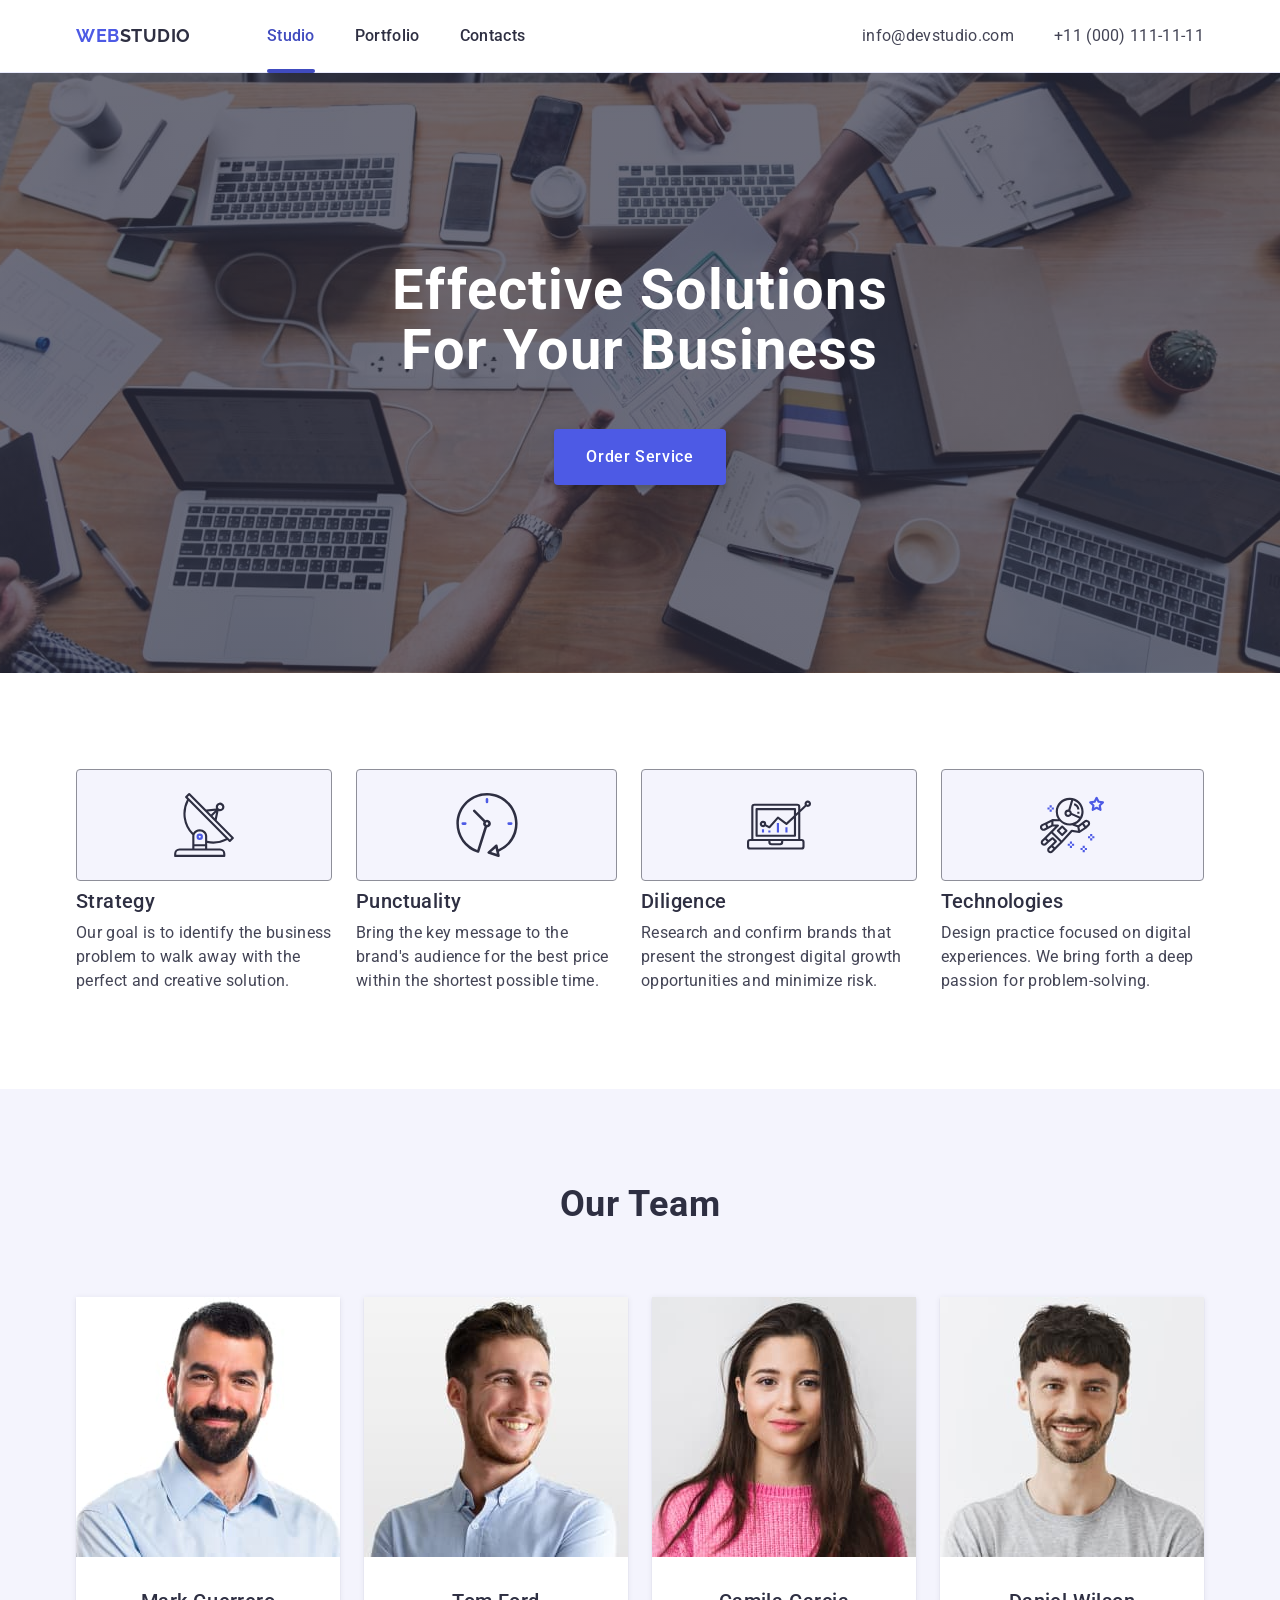
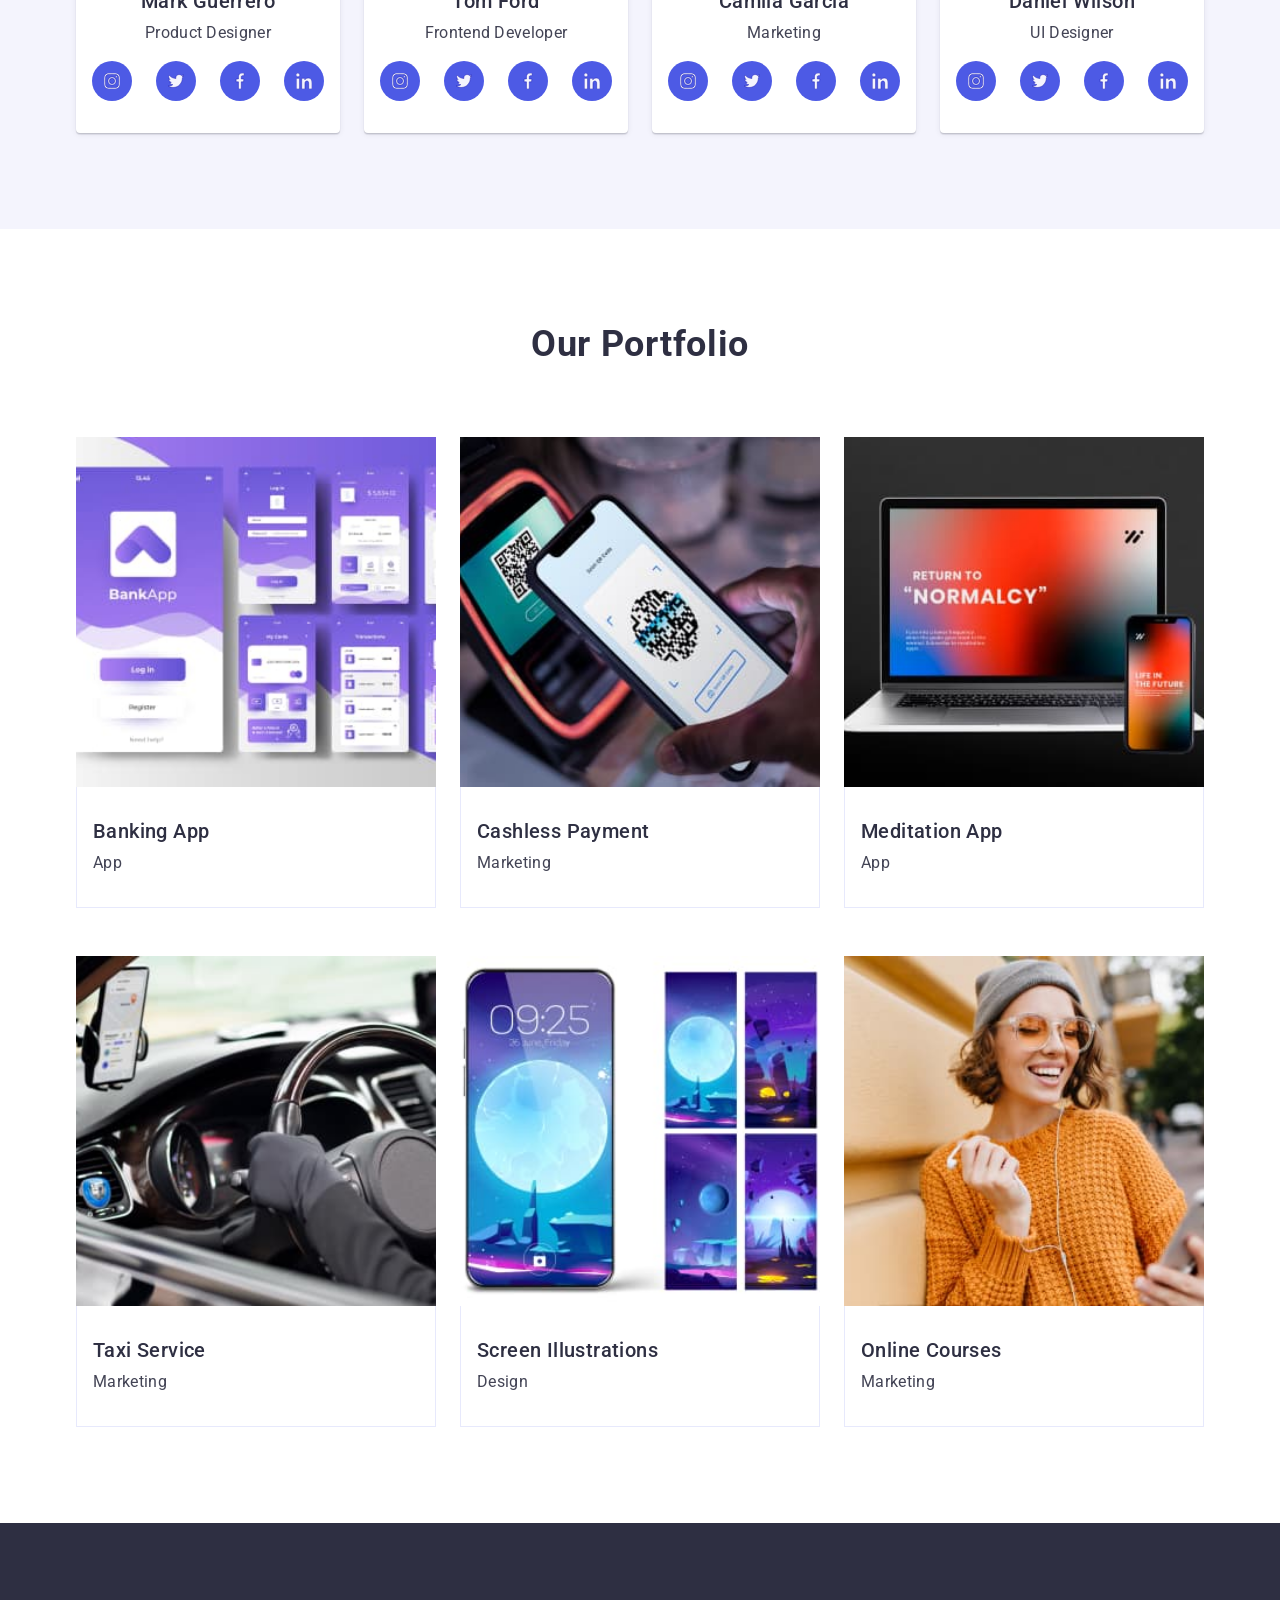
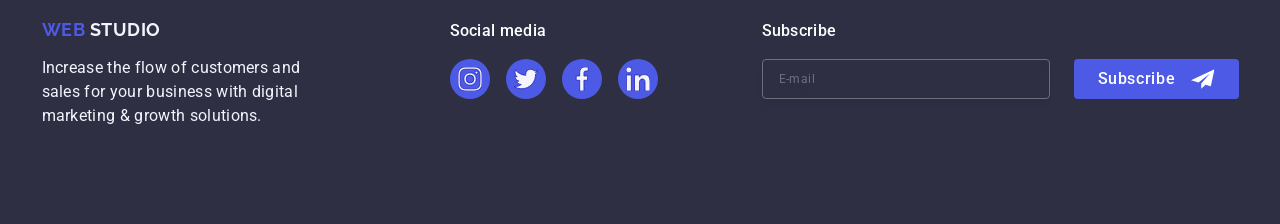
<file: index.html>
<!DOCTYPE html>
<html lang="en">
  <head>
    <meta charset="UTF-8" />
    <meta http-equiv="X-UA-Compatible" content="IE=edge" />
    <meta name="viewport" content="width=device-width, initial-scale=1.0" />
    <title>Document</title>
    <!-- Google fonts -->
    <link rel="preconnect" href="https://fonts.googleapis.com" />
    <link rel="preconnect" href="https://fonts.gstatic.com" crossorigin />
    <link
      href="https://fonts.googleapis.com/css2?family=Raleway:wght@800&family=Roboto:wght@400;500;700;900&display=swap"
      rel="stylesheet"
    />
    <!-- Modern normalize -->
    <link
      rel="stylesheet"
      href="https://cdnjs.cloudflare.com/ajax/libs/modern-normalize/2.0.0/modern-normalize.min.css"
    />
    <!-- Our stylesheet -->
    <link rel="stylesheet" href="./css/styles.css" />
  </head>

  <body>
    <!-- header section -->
    <header class="page-header">
      <div class="container-one container">
        <nav class="page-nav">
          <a class="page-logo link" href="./index.html">
            web
            <span class="span-logo">Studio</span>
          </a>
          <ul class="menu-header list">
            <li class="menu-item">
              <a class="menu-link-after menu-link link" href="./index.html"
                >Studio</a
              >
            </li>
            <li class="menu-item">
              <a class="menu-link link" href="">Portfolio</a>
            </li>
            <li class="menu-item">
              <a class="menu-link link" href="">Contacts</a>
            </li>
          </ul>
        </nav>
        <button class="mobile-open-btn" type="button">
          <svg class="mobile-open-btn-icon" width="24" height="24">
            <use href="./images/icons.svg#icon-burger"></use>
          </svg>
        </button>
        <address class="page-address">
          <ul class="menu-address list">
            <li class="menu-item">
              <a
                class="menu-address-link link"
                href="mailto:info@devstudio.com"
              >
                info@devstudio.com
              </a>
            </li>
            <li class="menu-item">
              <a class="menu-address-link link" href="tel:+110001111111">
                +11 (000) 111-11-11
              </a>
            </li>
          </ul>
        </address>
      </div>
    </header>
    <!-- main block -->
    <main>
      <!-- hero section -->
      <section class="page-hero">
        <div class="container">
          <h1 class="hero-title">Effective Solutions for Your Business</h1>
          <button class="hero-btn" type="button">Order Service</button>
        </div>
      </section>
      <!-- section 1 -->

      <section class="section-features">
        <div class="container">
          <h2 class="visually-hidden">our features</h2>
          <ul class="menu list">
            <li class="features-item">
              <div class="features-icon-container">
                <svg class="features-icon" width="64" height="64">
                  <use href="./images/icons.svg#icon-antenna-1"></use>
                </svg>
              </div>
              <h3 class="features-title">Strategy</h3>
              <p class="features-paragraph">
                Our goal is to identify the business problem to walk away with
                the perfect and creative solution.
              </p>
            </li>
            <li class="features-item">
              <div class="features-icon-container">
                <svg class="features-icon" width="64" height="64">
                  <use href="./images/icons.svg#icon-clock-1"></use>
                </svg>
              </div>
              <h3 class="features-title">Punctuality</h3>
              <p class="features-paragraph">
                Bring the key message to the brand's audience for the best price
                within the shortest possible time.
              </p>
            </li>
            <li class="features-item">
              <div class="features-icon-container">
                <svg class="features-icon" width="64" height="64">
                  <use href="./images/icons.svg#icon-diagram-1"></use>
                </svg>
              </div>
              <h3 class="features-title">Diligence</h3>
              <p class="features-paragraph">
                Research and confirm brands that present the strongest digital
                growth opportunities and minimize risk.
              </p>
            </li>
            <li class="features-item">
              <div class="features-icon-container">
                <svg class="features-icon" width="64" height="64">
                  <use href="./images/icons.svg#icon-astronaut-1"></use>
                </svg>
              </div>
              <h3 class="features-title">Technologies</h3>

              <p class="features-paragraph">
                Design practice focused on digital experiences. We bring forth a
                deep passion for problem-solving.
              </p>
            </li>
          </ul>
        </div>
      </section>
      <!-- section 2 -->
      <section class="section-team">
        <div class="container container--tablet-tiny">
          <h2 class="team-title">Our Team</h2>

          <ul class="menu-section-team list">
            <li class="team-item">
              <picture class="team-image-container">
                <source
                  srcset="./images/team-card1.jpg 1x, ./images/img1@2x.jpg 2x"
                  media="(min-width: 320px)"
                />
                <img
                  class="team-img"
                  src="./images/team-card1.jpg"
                  alt="employee photo"
                  width="264"
                  height="260"
                  style="
                    width: 100%;
                    height: 100%;
                    object-fit: cover;
                    object-position: center;
                  "
                />
              </picture>
              <div class="container-section-two">
                <h3 class="team-title-name">Mark Guerrero</h3>
                <p class="team-paragraph">Product Designer</p>
                <ul class="social-list list">
                  <li class="social-list-item">
                    <a href="" class="social-list-link">
                      <svg class="social-list-icon" width="16" height="16">
                        <use href="./images/icons.svg#icon-instagram-2"></use>
                      </svg>
                    </a>
                  </li>
                  <li class="social-list-item">
                    <a href="" class="social-list-link">
                      <svg class="social-list-icon" width="16" height="16">
                        <use href="./images/icons.svg#icon-twitter-1"></use>
                      </svg>
                    </a>
                  </li>
                  <li class="social-list-item">
                    <a href="" class="social-list-link">
                      <svg class="social-list-icon" width="16" height="16">
                        <use href="./images/icons.svg#icon-facebook-1"></use>
                      </svg>
                    </a>
                  </li>
                  <li class="social-list-item">
                    <a href="" class="social-list-link">
                      <svg class="social-list-icon" width="16" height="16">
                        <use href="./images/icons.svg#icon-linkedin-1"></use>
                      </svg>
                    </a>
                  </li>
                </ul>
              </div>
            </li>
            <li class="team-item">
              <picture class="team-image-container">
                <source
                  srcset="./images/team-card2.jpg 1x, ./images/img2@2x.jpg 2x"
                  media="(min-width: 320px)"
                />
                <img
                  class="team-img"
                  src="./images/team-card2.jpg"
                  alt="employee photo"
                  width="264"
                  height="260"
                  style="
                    width: 100%;
                    height: 100%;
                    object-fit: cover;
                    object-position: center;
                  "
                />
              </picture>
              <div class="container-section-two">
                <h3 class="team-title-name">Tom Ford</h3>
                <p class="team-paragraph">Frontend Developer</p>
                <ul class="social-list list">
                  <li class="social-list-item">
                    <a href="" class="social-list-link">
                      <svg class="social-list-icon" width="16" height="16">
                        <use href="./images/icons.svg#icon-instagram-2"></use>
                      </svg>
                    </a>
                  </li>
                  <li class="social-list-item">
                    <a href="" class="social-list-link">
                      <svg class="social-list-icon" width="16" height="16">
                        <use href="./images/icons.svg#icon-twitter-1"></use>
                      </svg>
                    </a>
                  </li>
                  <li class="social-list-item">
                    <a href="" class="social-list-link">
                      <svg class="social-list-icon" width="16" height="16">
                        <use href="./images/icons.svg#icon-facebook-1"></use>
                      </svg>
                    </a>
                  </li>
                  <li class="social-list-item">
                    <a href="" class="social-list-link">
                      <svg class="social-list-icon" width="16" height="16">
                        <use href="./images/icons.svg#icon-linkedin-1"></use>
                      </svg>
                    </a>
                  </li>
                </ul>
              </div>
            </li>
            <li class="team-item">
              <picture class="team-image-container">
                <source
                  srcset="./images/team-card3.jpg 1x, ./images/img3@2x.jpg 2x"
                  media="(min-width: 320px)"
                />
                <img
                  class="team-img"
                  src="./images/team-card3.jpg"
                  alt="employee photo"
                  width="264"
                  height="260"
                  style="
                    width: 100%;
                    height: 100%;
                    object-fit: cover;
                    object-position: center;
                  "
                />
              </picture>
              <div class="container-section-two">
                <h3 class="team-title-name">Camila Garcia</h3>
                <p class="team-paragraph">Marketing</p>
                <ul class="social-list list">
                  <li class="social-list-item">
                    <a href="" class="social-list-link">
                      <svg class="social-list-icon" width="16" height="16">
                        <use href="./images/icons.svg#icon-instagram-2"></use>
                      </svg>
                    </a>
                  </li>
                  <li class="social-list-item">
                    <a href="" class="social-list-link">
                      <svg class="social-list-icon" width="16" height="16">
                        <use href="./images/icons.svg#icon-twitter-1"></use>
                      </svg>
                    </a>
                  </li>
                  <li class="social-list-item">
                    <a href="" class="social-list-link">
                      <svg class="social-list-icon" width="16" height="16">
                        <use href="./images/icons.svg#icon-facebook-1"></use>
                      </svg>
                    </a>
                  </li>
                  <li class="social-list-item">
                    <a href="" class="social-list-link">
                      <svg class="social-list-icon" width="16" height="16">
                        <use href="./images/icons.svg#icon-linkedin-1"></use>
                      </svg>
                    </a>
                  </li>
                </ul>
              </div>
            </li>
            <li class="team-item">
              <picture class="team-image-container">
                <source
                  srcset="./images/team-card4.jpg 1x, ./images/img4@2x.jpg 2x"
                  media="(min-width: 320px)"
                />
                <img
                  class="team-img"
                  src="./images/team-card4.jpg"
                  alt="employee photo"
                  width="264"
                  height="260"
                  style="
                    width: 100%;
                    height: 100%;
                    object-fit: cover;
                    object-position: center;
                  "
                />
              </picture>
              <div class="container-section-two">
                <h3 class="team-title-name">Daniel Wilson</h3>
                <p class="team-paragraph">UI Designer</p>
                <ul class="social-list list">
                  <li class="social-list-item">
                    <a href="" class="social-list-link">
                      <svg class="social-list-icon" width="16" height="16">
                        <use href="./images/icons.svg#icon-instagram-2"></use>
                      </svg>
                    </a>
                  </li>
                  <li class="social-list-item">
                    <a href="" class="social-list-link">
                      <svg class="social-list-icon" width="16" height="16">
                        <use href="./images/icons.svg#icon-twitter-1"></use>
                      </svg>
                    </a>
                  </li>
                  <li class="social-list-item">
                    <a href="" class="social-list-link">
                      <svg class="social-list-icon" width="16" height="16">
                        <use href="./images/icons.svg#icon-facebook-1"></use>
                      </svg>
                    </a>
                  </li>
                  <li class="social-list-item">
                    <a href="" class="social-list-link">
                      <svg class="social-list-icon" width="16" height="16">
                        <use href="./images/icons.svg#icon-linkedin-1"></use>
                      </svg>
                    </a>
                  </li>
                </ul>
              </div>
            </li>
          </ul>
        </div>
      </section>
      <!-- section 3 -->
      <section class="section-portfolio">
        <div class="container">
          <h2 class="portfolio-title">Our Portfolio</h2>

          <ul class="menu-section-portfolio list">
            <li class="portfolio-list-item">
              <div class="overlay">
                <img
                  class="portfolio-img"
                  srcset="
                    ./images/img-mobile1.jpg     288w,
                    ./images/img-tablet1.jpg     356w,
                    ./images/portfolio1.jpg      360w,
                    ./images/img-mobile1@2x.jpg  576w,
                    ./images/img-tablet1@2x.jpg  712w,
                    ./images/img-desktop1@2x.jpg 720w
                  "
                  sizes="(min-width: 1128px) 360px, (min-width: 768px) 356px, (max-width: 767px) 288px"
                  src="./images/portfolio1.jpg"
                  alt="Interface Concept"
                  width="360"
                  height="300"
                />
                <p class="overlay-text">
                  14 Stylish and User-Friendly App Design Concepts · Task
                  Manager App · Calorie Tracker App · Exotic Fruit Ecommerce App
                  · Cloud Storage App
                </p>
              </div>
              <div class="container-section-three">
                <h3 class="porfolio-foto-title">Banking App</h3>
                <p class="portfolio-paragraph">App</p>
              </div>
            </li>
            <li class="portfolio-list-item">
              <div class="overlay">
                <img
                  class="portfolio-img"
                  srcset="
                    ./images/img-mobile2.jpg     288w,
                    ./images/img-tablet2.jpg     356w,
                    ./images/portfolio2.jpg      360w,
                    ./images/img-mobile2@2x.jpg  576w,
                    ./images/img-tablet2@2x.jpg  712w,
                    ./images/img-desktop2@2x.jpg 720w
                  "
                  sizes="(min-width: 1128px) 360px, (min-width: 768px) 356px, (max-width: 767px) 288px"
                  src="./images/portfolio2.jpg"
                  alt="telefon"
                  width="360"
                  height="300"
                />
                <p class="overlay-text">
                  14 Stylish and User-Friendly App Design Concepts · Task
                  Manager App · Calorie Tracker App · Exotic Fruit Ecommerce App
                  · Cloud Storage App
                </p>
              </div>
              <div class="container-section-three">
                <h3 class="porfolio-foto-title">Cashless Payment</h3>
                <p class="portfolio-paragraph">Marketing</p>
              </div>
            </li>
            <li class="portfolio-list-item">
              <div class="overlay">
                <img
                  class="portfolio-img"
                  srcset="
                    ./images/img-mobile3.jpg     288w,
                    ./images/img-tablet3.jpg     356w,
                    ./images/portfolio3.jpg      360w,
                    ./images/img-mobile3@2x.jpg  576w,
                    ./images/img-tablet3@2x.jpg  712w,
                    ./images/img-desktop3@2x.jpg 720w
                  "
                  sizes="(min-width: 1128px) 360px, (min-width: 768px) 356px, (max-width: 767px) 288px"
                  src="./images/portfolio3.jpg"
                  alt="notebook"
                  width="360"
                  height="300"
                />
                <p class="overlay-text">
                  14 Stylish and User-Friendly App Design Concepts · Task
                  Manager App · Calorie Tracker App · Exotic Fruit Ecommerce App
                  · Cloud Storage App
                </p>
              </div>
              <div class="container-section-three">
                <h3 class="porfolio-foto-title">Meditation App</h3>
                <p class="portfolio-paragraph">App</p>
              </div>
            </li>
            <li class="portfolio-list-item">
              <div class="overlay">
                <img
                  class="portfolio-img"
                  srcset="
                    ./images/img-mobile4.jpg     288w,
                    ./images/img-tablet4.jpg     356w,
                    ./images/portfolio4.jpg      360w,
                    ./images/img-mobile4@2x.jpg  576w,
                    ./images/img-tablet4@2x.jpg  712w,
                    ./images/img-desktop4@2x.jpg 720w
                  "
                  sizes="(min-width: 1128px) 360px, (min-width: 768px) 356px, (max-width: 767px) 288px"
                  src="./images/portfolio4.jpg"
                  alt="driver"
                  width="360"
                  height="300"
                />
                <p class="overlay-text">
                  14 Stylish and User-Friendly App Design Concepts · Task
                  Manager App · Calorie Tracker App · Exotic Fruit Ecommerce App
                  · Cloud Storage App
                </p>
              </div>
              <div class="container-section-three">
                <h3 class="porfolio-foto-title">Taxi Service</h3>
                <p class="portfolio-paragraph">Marketing</p>
              </div>
            </li>
            <li class="portfolio-list-item">
              <div class="overlay">
                <img
                  class="portfolio-img"
                  srcset="
                    ./images/img-mobile5.jpg     288w,
                    ./images/img-tablet5.jpg     356w,
                    ./images/portfolio5.jpg      360w,
                    ./images/img-mobile5@2x.jpg  576w,
                    ./images/img-tablet5@2x.jpg  712w,
                    ./images/img-desktop5@2x.jpg 720w
                  "
                  sizes="(min-width: 1128px) 360px, (min-width: 768px) 356px, (max-width: 767px) 288px"
                  src="./images/portfolio5.jpg"
                  alt="telefon"
                  width="360"
                  height="300"
                />
                <p class="overlay-text">
                  14 Stylish and User-Friendly App Design Concepts · Task
                  Manager App · Calorie Tracker App · Exotic Fruit Ecommerce App
                  · Cloud Storage App
                </p>
              </div>
              <div class="container-section-three">
                <h3 class="porfolio-foto-title">Screen Illustrations</h3>
                <p class="portfolio-paragraph">Design</p>
              </div>
            </li>

            <li class="portfolio-list-item">
              <div class="overlay">
                <img
                  class="portfolio-img"
                  srcset="
                    ./images/img-mobile6.jpg     288w,
                    ./images/img-tablet6.jpg     356w,
                    ./images/portfolio6.jpg      360w,
                    ./images/img-mobile6@2x.jpg  576w,
                    ./images/img-tablet6@2x.jpg  712w,
                    ./images/img-desktop6@2x.jpg 720w
                  "
                  sizes="(min-width: 1128px) 360px, (min-width: 768px) 356px, (max-width: 767px) 288px"
                  src="./images/portfolio6.jpg"
                  alt="girl"
                  width="360"
                  height="300"
                />
                <p class="overlay-text">
                  14 Stylish and User-Friendly App Design Concepts · Task
                  Manager App · Calorie Tracker App · Exotic Fruit Ecommerce App
                  · Cloud Storage App
                </p>
              </div>
              <div class="container-section-three">
                <h3 class="porfolio-foto-title">Online Courses</h3>
                <p class="portfolio-paragraph">Marketing</p>
              </div>
            </li>
          </ul>
        </div>
      </section>
    </main>
    <!-- footer section -->
    <footer class="page-footer">
      <div class="container-footer container">
        <div class="text-footer">
          <a class="footer-link link" href="./index.html">
            web
            <span class="footer-logo">Studio</span>
          </a>
          <p class="footer-paragraph">
            Increase the flow of customers and sales for your business with
            digital marketing & growth solutions.
          </p>
        </div>
        <div class="footer-icon">
          <p class="footer-title">Social media</p>
          <ul class="social-list-footer list">
            <li class="social-list-item">
              <a href="" class="footer-social-list-link">
                <svg class="social-list-icon" width="24" height="24">
                  <use href="./images/icons.svg#icon-instagram-2"></use>
                </svg>
              </a>
            </li>
            <li class="social-list-item">
              <a href="" class="footer-social-list-link">
                <svg class="social-list-icon" width="24" height="24">
                  <use href="./images/icons.svg#icon-twitter-1"></use>
                </svg>
              </a>
            </li>
            <li class="social-list-item">
              <a href="" class="footer-social-list-link">
                <svg class="social-list-icon" width="24" height="24">
                  <use href="./images/icons.svg#icon-facebook-1"></use>
                </svg>
              </a>
            </li>
            <li class="social-list-item">
              <a href="" class="footer-social-list-link">
                <svg class="social-list-icon" width="24" height="24">
                  <use href="./images/icons.svg#icon-linkedin-1"></use>
                </svg>
              </a>
            </li>
          </ul>
        </div>
        <!--  -->
        <div class="footer-email">
          <p class="footer-title">Subscribe</p>

          <form class="footer-form">
            <label class="footer-name-label" for="footer-name">
              <input
                class="footer-input"
                type="email"
                name="footer-name"
                id="footer-name"
                required
                placeholder="E-mail"
              />
            </label>
            <button class="footer-btn" type="submit">
              Subscribe

              <svg class="footer-svg" width="24" height="24">
                <use href="./images/icons.svg#icon-icon-send"></use>
              </svg>
            </button>
          </form>
        </div>
      </div>
    </footer>
    <!-- BACKDROP is-open -->
    <div class="backdrop is-ope">
      <div class="modal">
        <button
          class="modal-close-btn"
          type="button"
          aria-label="modal close button"
        >
          <svg class="modal-clise-btn-icon" width="8" height="8">
            <use href="./images/icons.svg#icon-close"></use>
          </svg>
        </button>
        <p class="review-form-description">
          leave your contacts and we will call you back
        </p>
        <form class="review-form">
          <div class="review-form-field-wrapper">
            <label class="review-form-field-label" for="user-name">
              Name
            </label>
            <div class="review-form-input--wrapper">
              <input
                class="review-form-field"
                type="text"
                name="user-name"
                id="user-name"
                required
                pattern="[a-zA-а-яА-ЯіІїЇєЄ'йЙ]+"
                title="Oleksiy"
              />
              <svg class="review-form-field-icon" width="18" height="24">
                <use href="./images/icons.svg#icon-person"></use>
              </svg>
            </div>
          </div>
          <div class="review-form-field-wrapper">
            <label class="review-form-field-label" for="user-phone">
              Phone
            </label>
            <div class="review-form-input--wrapper">
              <input
                class="review-form-field"
                type="tel"
                name="user_phone_number"
                id="user-phone"
                required
                pattern="[0-9]{3}-[0-9]{3}-[0-9]{2}-[0-9]{2}"
                title="xxx-xxx-xx-xx"
              />
              <svg class="review-form-field-icon" width="18" height="24">
                <use href="./images/icons.svg#icon-phone"></use>
              </svg>
            </div>
          </div>
          <div class="review-form-field-wrapper">
            <label class="review-form-field-label" for="user-email">
              Email
            </label>
            <div class="review-form-input--wrapper">
              <input
                class="review-form-field"
                type="email"
                name="user_email"
                id="user-email"
                required
              />
              <svg class="review-form-field-icon" width="18" height="24">
                <use href="./images/icons.svg#icon-email"></use>
              </svg>
            </div>
          </div>
          <div class="review-form-field-textarea">
            <label class="review-form-field-label" for="user-comment">
              Comment
            </label>
            <textarea
              class="review-form-message"
              name="user-comment"
              id="user-comment"
              placeholder="Text input"
            >
            </textarea>
          </div>
          <div class="review-form-checkbox-wrapper">
            <input
              class="review-form-checkbox visually-hidden"
              type="checkbox"
              name="user-privacy"
              value="true"
              id="user-privacy"
              required
            />
            <label class="review-form-checkbox-label" for="user-privacy">
              <span class="review-form-own-checkbox">
                <svg
                  class="review-form-own-checkbox-icon"
                  width="10"
                  height="8"
                >
                  <use href="./images/icons.svg#icon-vector"></use>
                </svg>
              </span>
              I accept the terms and conditions of the
              <a href="" class="privacy-policy-link">Privacy Policy</a>
            </label>
          </div>
          <button class="review-form-btn" type="submit">Send</button>
        </form>
      </div>
    </div>
    <!-- MOBILE MENU -->
    <div class="mobile-menu is-ope">
      <div class="container mobile-menu-container">
        <button class="mobile-menu-close-btn" type="button">
          <svg class="mobile-menu-close-btn-icon" width="8" height="8">
            <use href="./images/icons.svg#icon-close"></use>
          </svg>
        </button>
        <div class="mobile-navigation">
          <nav class="navigation">
            <ul class="navigation-menu list">
              <li class="navigation-item">
                <a class="navigation-link-active link" href="./index.html"
                  >Studio</a
                >
              </li>
              <li class="navigation-item">
                <a class="navigation-link link" href="">Portfolio</a>
              </li>
              <li class="navigation-item">
                <a class="navigation-link link" href="">Contacts</a>
              </li>
            </ul>
          </nav>
        </div>
        <div class="mobile-address">
          <address class="mobile-page-address">
            <ul class="mobile-menu-address list">
              <li class="mobile-menu-item">
                <a
                  class="mobile-menu-address-link-active link"
                  href="mailto:info@devstudio.com"
                >
                  info@devstudio.com
                </a>
              </li>
              <li class="mobile-menu-item">
                <a
                  class="mobile-menu-address-link link"
                  href="tel:+110001111111"
                >
                  +11 (000) 111-11-11
                </a>
              </li>
            </ul>
          </address>
        </div>
        <div class="mobile-social">
          <ul class="social-list-mobile list">
            <li class="social-list-item">
              <a href="" class="social-list-link">
                <svg class="social-list-icon" width="24" height="24">
                  <use href="./images/icons.svg#icon-instagram-2"></use>
                </svg>
              </a>
            </li>
            <li class="social-list-item">
              <a href="" class="social-list-link">
                <svg class="social-list-icon" width="24" height="24">
                  <use href="./images/icons.svg#icon-twitter-1"></use>
                </svg>
              </a>
            </li>
            <li class="social-list-item">
              <a href="" class="social-list-link">
                <svg class="social-list-icon" width="24" height="24">
                  <use href="./images/icons.svg#icon-facebook-1"></use>
                </svg>
              </a>
            </li>
            <li class="social-list-item">
              <a href="" class="social-list-link">
                <svg class="social-list-icon" width="24" height="24">
                  <use href="./images/icons.svg#icon-linkedin-1"></use>
                </svg>
              </a>
            </li>
          </ul>
        </div>
      </div>
    </div>
  </body>
</html>
</file>
<file: css/styles.css>
/*  ===== COMMON STYLES ===== */
h1,
h2,
h3,
h4,
h5,
h6,
p {
  margin-top: 0;
  margin-bottom: 0;
}

ul,
ol {
  margin-top: 0;
  margin-bottom: 0;
  padding-left: 0;
}

img {
  display: block;
}

.list {
  list-style-type: none;
}

.link {
  text-decoration: none;
}

button {
  cursor: pointer;
}

:root {
  --primari-text-color: #2e2f42;
  --secondary-text-color: #434455;
  --bgd-white-color: #ffffff;
}

body {
  font-family: 'Roboto', sans-serif;
  font-size: 16px;
  line-height: 1.5;
  letter-spacing: 0.02em;
  color: var(--secondary-text-color);
  background-color: #ffffff;
}

.container {
  padding: 0 15px;
}

.visually-hidden {
  position: absolute;
  width: 1px;
  height: 1px;
  margin: -1px;
  border: 0;
  padding: 0;

  white-space: nowrap;
  clip-path: inset(100%);
  clip: rect(0 0 0 0);
  overflow: hidden;
}
/*  ===== /COMMON STYLES ===== */

/*  ===== HEADER MOBILE STYLES ===== */

@media screen and (min-width: 320px) {
  .container {
    width: 318px;
    margin-left: auto;
    margin-right: auto;
  }
}

.menu-header {
  display: none;
}

.page-address {
  display: none;
}

.page-header {
  padding: 16px 0;
  border-bottom: 1px solid #e7e9fc;
  background-color: #ffffff;
  box-shadow: 0px 1px 6px 0px rgba(46, 47, 66, 0.08),
    0px 1px 1px 0px rgba(46, 47, 66, 0.16),
    0px 2px 1px 0px rgba(46, 47, 66, 0.08);
}

.container-one {
  display: flex;
  align-items: center;
  justify-content: space-between;
}

.page-logo {
  display: flex;
  align-items: center;
  color: #4d5ae5;
  font-family: 'Raleway', sans-serif;
  font-size: 18px;
  font-weight: 700;
  line-height: 1.17;
  letter-spacing: 0.03em;
  text-transform: uppercase;
}

.span-logo {
  display: flex;
  align-items: center;
  color: var(--primari-text-color);
  font-family: Raleway, sans-serif;
  font-size: 18px;
  font-weight: 700;
  line-height: 1.17;
  letter-spacing: 0.03em;
  text-transform: uppercase;
}
/*  ===== MOBILE WINDOW STYLES ===== */
.mobile-open-btn {
  border: none;
  background-color: transparent;
  padding: 0;
  line-height: 0;
}

.mobile-menu {
  position: fixed;
  top: 0;
  left: 0;
  width: 100%;
  height: 100%;
  z-index: 999999999;
  background-color: #ffffff;
  box-shadow: 1px 1px rgba(0, 0, 0, 0.14), 0px 1px 3px rgba(0, 0, 0, 0.12),
    0px 2px 1px rgba(0, 0, 0, 0.2);
  transition: opacity 250ms cubic-bezier(0.4, 0, 0.2, 1),
    visibility 250ms cubic-bezier(0.4, 0, 0.2, 1);
  transform: translateX(100%);
}

.mobile-menu.is-open {
  transform: translateX(0%);
}

.mobile-menu-container {
  position: relative;
  height: 100%;
  display: flex;
  flex-direction: column;
  padding-top: 72px;
  padding-bottom: 40px;
}

.mobile-menu-close-btn {
  justify-content: center;
  align-items: center;
  display: flex;
  position: absolute;
  width: 24px;
  height: 24px;
  top: 24px;
  right: 24px;
  padding: 0;
  border: 1px solid rgba(0, 0, 0, 0.1);
  border-radius: 50%;
  background-color: #e7e9fc;
  line-height: 0;

  stroke-width: 1px;
  stroke: rgba(0, 0, 0, 0.1);
  transition: background-color 250ms cubic-bezier(0.4, 0, 0.2, 1),
    border 250ms cubic-bezier(0.4, 0, 0.2, 1);
}
.mobile-navigation {
  margin-bottom: auto;
}
.navigation {
  display: flex;
  align-items: center;
}

.navigation-menu {
  display: flex;
  flex-direction: column;
  gap: 40px;
  font-size: 36px;
  font-weight: 700;
  line-height: 1.11;
  letter-spacing: 0.02em;
  text-transform: capitalize;
}

.navigation-link-active {
  color: #404bbf;
}

.navigation-link {
  color: #2e2f42;
}

.mobile-menu-address {
  font-style: normal;
  display: flex;
  gap: 24px;
  flex-direction: column;
  font-size: 20px;
  font-weight: 500;
  line-height: 1.2;
  letter-spacing: 0.02em;
}

.mobile-menu-address-link {
  color: #434455;
}

.mobile-menu-address-link-active {
  color: #4d5ae5;
}

.mobile-address {
  margin-bottom: 48px;
}

.social-list-mobile {
  display: flex;
  gap: 40px;
  justify-content: center;
  align-items: center;
}

.social-list-link {
  display: flex;
  width: 100%;
  height: 100%;
  flex-shrink: 0;
  align-items: center;
  justify-content: center;
  background-color: #4d5ae5;
  border-radius: 50%;

  line-height: 0;
  transition: background-color 250ms cubic-bezier(0.4, 0, 0.2, 1);
  padding: 12px 12px;
}

.social-list-icon {
  fill: #f4f4fd;
  stroke: #1e1eb3;
}

.social-list-link:hover,
.social-list-link:focus {
  background-color: #404bbf;
}

/* .social-list-item {
  width: 40px;
  height: 40px;
} */
/*  ===== MOBILE WINDOW STYLES ===== */
/*  ===== /HEADER MOBILE STYLES ===== */

/*  ===== HERO MOBILE STYLES ===== */
.page-hero {
  background-repeat: no-repeat;
  background-position: center;
  max-width: 1440px;
  margin: 0 auto;
  padding: 72px 0;
  background-image: linear-gradient(
      rgba(46, 47, 66, 0.7),
      rgba(46, 47, 66, 0.7)
    ),
    url('../images/people-office-mobile.jpg');
  background-size: cover;
}

@media screen and (min-resolution: 192dpi) and (max-width: 767px),
  screen and (min-resolution: 2dppx) and (max-width: 767px),
  screen and (min-device-pixel-ratio: 2) and (max-width: 767px) {
  .page-hero {
    background-image: linear-gradient(
        rgba(46, 47, 66, 0.7),
        rgba(46, 47, 66, 0.7)
      ),
      url('../images/people-office-mobile@2x.jpg');
  }
}

.hero-title {
  color: #ffffff;
  text-align: center;
  font-size: 36px;
  font-weight: 700;
  line-height: 1.11;
  letter-spacing: 0.02em;
  text-transform: capitalize;
  max-width: 496px;
  margin-left: auto;
  margin-right: auto;
}

.hero-btn {
  display: block;
  margin-right: auto;
  margin-left: auto;
  min-width: 169px;
  height: 56px;
  border: none;
  border-radius: 4px;
  font-size: 16px;
  color: #ffffff;
  font-weight: 500;
  line-height: 1.5;
  letter-spacing: 0.04em;
  background: #4d5ae5;
  padding-left: 32px;
  padding-top: 16px;
  padding-right: 32px;
  padding-bottom: 16px;
  margin-top: 48px;
  box-shadow: 0px 4px 4px 0px rgba(0, 0, 0, 0.15);
  transition: background-color 250ms cubic-bezier(0.4, 0, 0.2, 1);
}

.hero-btn:hover,
.hero-btn:focus {
  background-color: #404bbf;
}

/*  ===== /HERO MOBILE STYLES ===== */

/*  ===== SECTION 1 MOBILE STYLES ===== */
.features-icon-container {
  display: none;
}

.section-features {
  padding: 96px 0;
}

.features-title {
  color: #2e2f42;
  text-align: center;
  font-size: 36px;
  font-weight: 700;
  line-height: 1.11;
  letter-spacing: 0.02em;
  text-transform: capitalize;
  margin-bottom: 8px;
}

.features-paragraph {
  color: #434455;
  font-size: 16px;
  font-weight: 500;
  line-height: 1.5;
  letter-spacing: 0.02em;
}

.menu {
  display: grid;
  gap: 72px 24px;
}
/*  ===== /SECTION 1 MOBILE STYLES ===== */
/*  ===== SECTION TEAM MOBILE STYLES ===== */
.section-team {
  background-color: #f4f4fd;
  padding: 96px 0;
}
.team-title {
  color: var(--primari-text-color);
  text-align: center;
  font-size: 36px;
  font-weight: 700;
  line-height: 1.11;
  letter-spacing: 0.02em;
  text-transform: capitalize;
  margin-bottom: 72px;
}
.menu-section-team {
  display: grid;
  gap: 72px 24px;
}

.team-item {
  background-color: #ffffff;
  border-radius: 0px 0px 4px 4px;
  box-shadow: 0px 2px 1px 0px rgba(46, 47, 66, 0.08),
    0px 1px 1px 0px rgba(46, 47, 66, 0.16),
    0px 1px 6px 0px rgba(46, 47, 66, 0.08);
}
.team-image-container {
  position: relative;
  display: block;
  overflow: hidden;
  aspect-ratio: 264/260;
}
.container-section-two {
  padding: 32px 0;
  display: grid;
  gap: 8px;
  text-align: center;
}
.team-title-name {
  color: var(--primari-text-color);
  text-align: center;
  font-size: 20px;
  font-weight: 500;
  line-height: 1.2;
  letter-spacing: 0.02em;
}
.team-paragraph {
  color: var(--secondary-text-color);
  text-align: center;
  letter-spacing: 0.02em;
}
.social-list {
  padding-top: 8px;
  display: flex;
  gap: 24px;
  justify-content: center;
  align-items: center;
}
.social-list-link {
  display: flex;
  width: 100%;
  height: 100%;
  flex-shrink: 0;
  align-items: center;
  justify-content: center;
  background-color: #4d5ae5;
  border-radius: 50%;
  line-height: 0;
  transition: background-color 250ms cubic-bezier(0.4, 0, 0.2, 1);
  padding: 12px 12px;
}

.social-list-icon {
  fill: #f4f4fd;
  stroke: #1e1eb3;
}

.social-list-link:hover,
.social-list-link:focus {
  background-color: #404bbf;
}
/*  ===== /SECTION TEAM MOBILE STYLES ===== */

/*  ===== SECTION PORTFOLIO MOBILE STYLES ===== */
.section-portfolio {
  padding: 96px 0;
}

.portfolio-title {
  color: var(--primari-text-color);
  text-align: center;
  font-size: 36px;
  font-weight: 700;
  line-height: 1.11;
  letter-spacing: 0.02em;
  text-transform: capitalize;
  margin-bottom: 72px;
}
.menu-section-portfolio {
  display: grid;
  grid-template-columns: repeat(1, 1fr);
  gap: 48px 24px;
}

.portfolio-list-item {
  position: relative;
  overflow: hidden;
  transition: box-shadow 250ms cubic-bezier(0.4, 0, 0.2, 1);
}
.overlay {
  position: relative;
  overflow: hidden;
}
.overlay-text {
  transition: transform 250ms cubic-bezier(0.4, 0, 0.2, 1);
  transform: translateY(100%);
  padding: 40px 32px;

  color: #f4f4fd;
  position: absolute;
  top: 0;
  left: 0;
  width: 100%;
  height: 100%;
  font-style: normal;
  font-weight: 400;
  background-color: #4d5ae5;
}
.portfolio-list-item:hover .overlay-text {
  transform: translateY(0%);
  box-shadow: 0px 2px 1px 0px rgba(46, 47, 66, 0.08),
    0px 1px 1px 0px rgba(46, 47, 66, 0.16),
    0px 1px 6px 0px rgba(46, 47, 66, 0.08);
}

.portfolio-list-item:hover {
  box-shadow: 0px 2px 1px 0px rgba(46, 47, 66, 0.08),
    0px 1px 1px 0px rgba(46, 47, 66, 0.16),
    0px 1px 6px 0px rgba(46, 47, 66, 0.08);
}

.porfolio-foto-title {
  color: var(--primari-text-color);
  font-size: 20px;
  font-weight: 500;
  line-height: 1.2;
  letter-spacing: 0.02em;

  margin-bottom: 8px;
}

.portfolio-paragraph {
  color: var(--secondary-text-color);
  letter-spacing: 0.02em;
}
.container-section-three {
  padding: 32px 16px;
  border: 1px solid #e7e9fc;
  border-top: none;
}
/* ! !!!!!!!!!!!!!!!!!!!!!!!!!!!!!!!!!!!!!!!!!!!!!!!!!!!!!!!!!!!!!!!!*/
.portfolio-img {
  width: 100%;
  height: 100%;
  object-fit: cover;
  object-position: center;
  aspect-ratio: 288/280;
}
/*  ===== /SECTION PORTFOLIO MOBILE STYLES ===== */

/*  ===== SECTION FOOTER MOBILE STYLES ===== */
.page-footer {
  padding: 96px 0;
  background-color: var(--primari-text-color);
}

.container-footer {
  display: flex;
  align-items: baseline;
  justify-content: center;
  flex-wrap: wrap;
  gap: 4.5rem 1.5rem;
}

.text-footer {
  display: flex;
  flex-direction: column;
  align-items: center;
  gap: 16px;
}
.footer-link {
  color: #4d5ae5;
  font-family: Raleway, sans-serif;
  font-size: 18px;
  font-weight: 700;
  line-height: 1.17;
  letter-spacing: 0.03em;
  text-transform: uppercase;
}

.footer-logo {
  color: #f4f4fd;
}

.footer-paragraph {
  color: #f4f4fd;
  letter-spacing: 0.02em;
  width: 264px;
}
.footer-icon {
  display: flex;
  flex-direction: column;
  gap: 16px;
}

.footer-title {
  text-align: center;
  color: var(--bgd-white-color);

  font-style: normal;
  font-weight: 500;
}

.social-list-footer {
  display: flex;
  gap: 16px;
  justify-content: center;
  align-items: center;
}

.footer-social-list-link {
  width: 100%;
  height: 100%;
  flex-shrink: 0;
  align-items: center;
  justify-content: center;
  background-color: #4d5ae5;
  border-radius: 50%;
  display: flex;
  line-height: 0;

  padding: 8px 8px;
  transition: background-color 250ms cubic-bezier(0.4, 0, 0.2, 1);
}

.footer-social-list-link:hover,
.footer-social-list-link:focus {
  background-color: #31d0aa;
}

.footer-email {
  display: flex;
  flex-direction: column;
  gap: 16px;
}

.footer-form {
  gap: 24px;
  display: flex;
  flex-direction: column;
}

.footer-name-label {
  font-size: 12px;
  font-weight: 400;
  line-height: 2;
  letter-spacing: 0.04em;
}

.footer-input {
  min-height: 40px;
  min-width: 288px;
  border-radius: 4px;
  border: 1px solid #ffffff;
  box-shadow: 0px 4px 4px 0px rgba(0, 0, 0, 0.15);
  background-color: transparent;
  padding: 8px 16px;
  color: #ffffff;
  line-height: 1.5;
  letter-spacing: 0.04em;
  opacity: 0.3;
  filter: drop-shadow(0px 4px 4px rgba(0, 0, 0, 0.15));
}

.footer-input::placeholder {
  color: #ffffff;
}

.footer-btn {
  margin-left: auto;
  margin-right: auto;

  display: inline-flex;
  align-items: center;
  justify-content: center;
  gap: 16px;
  padding: 8px 24px;
  width: 165px;
  transition: background-color 250ms cubic-bezier(0.4, 0, 0.2, 1);
  border-radius: 4px;
  background-color: #4d5ae5;
  font-weight: 500;
  color: #ffffff;
  text-align: center;
  font-size: 16px;
  line-height: 1.5;
  min-height: 40px;
  letter-spacing: 0.04em;
  border: none;
}

.footer-btn:hover,
.footer-btn:focus {
  background-color: #404bbf;
}

/*  ===== /SECTION FOOTER MOBILE STYLES ===== */

@media screen and (min-width: 768px) {
  .container {
    width: 766px;
  }
  .page-hero {
    background-repeat: no-repeat;
    background-position: center;
    max-width: 1440px;
    margin: 0 auto;
    padding: 72px 0;
    background-image: linear-gradient(
        rgba(46, 47, 66, 0.7),
        rgba(46, 47, 66, 0.7)
      ),
      url('../images/people-office-tablet.jpg');
    background-size: cover;
  }
  @media screen and (min-resolution: 192dpi) and (min-width: 768px),
    screen and (min-resolution: 2dppx) and (min-width: 768px),
    screen and (min-device-pixel-ratio: 2) and (min-width: 768px) {
    .page-hero {
      background-image: linear-gradient(
          rgba(46, 47, 66, 0.7),
          rgba(46, 47, 66, 0.7)
        ),
        url('../images/people-office-tablet@2x.jpg');
    }
  }
  /*  ===== HEADER TABLET STYLES ===== */
  .modal {
    width: 408px;
  }

  .menu-header {
    display: flex;
  }
  .page-address {
    display: flex;
  }
  .mobile-menu {
    display: none;
  }
  .mobile-open-btn {
    display: none;
  }

  .page-header {
    border-bottom: 1px solid #e7e9fc;
    box-shadow: 0px 1px 6px 0px rgba(46, 47, 66, 0.08),
      0px 1px 1px 0px rgba(46, 47, 66, 0.16),
      0px 2px 1px 0px rgba(46, 47, 66, 0.08);
  }
  .container-one {
    padding: 0 16px;
  }
  .page-nav {
    display: flex;
    align-items: center;
  }
  .page-logo {
    padding-right: 76px;
  }
  .menu-item:first-child .menu-link-after {
    color: #404bbf;
  }
  .menu-link-after::after {
    border-radius: 2px;
    bottom: -4px;
    margin-right: auto;
    margin-left: auto;
    margin-top: 20px;
    display: block;
    position: absolute;
    content: '';
    width: 48px;
    height: 4px;
    background-color: #404bbf;
  }
  .menu-header {
    display: flex;
    gap: 40px;
  }
  .menu-link {
    position: relative;
    color: var(--primari-text-color);
    font-weight: 500;
    padding: 24px 0;
    transition: color 250ms cubic-bezier(0.4, 0, 0.2, 1);
  }
  .menu-link:hover,
  .menu-link:focus {
    color: #404bbf;
  }
  .page-address {
    font-style: normal;
  }
  .menu-address {
    font-size: 12px;
    font-weight: 400;
    line-height: 1.17;
    letter-spacing: 0.04em;
    display: flex;
    gap: 12px;
    flex-direction: column;
  }
  .menu-address-link {
    color: #434455;
    transition: color 250ms cubic-bezier(0.4, 0, 0.2, 1);
  }
  .menu-address-link:hover,
  .menu-address-link:focus {
    color: #404bbf;
  }
  /*  ===== /HEADER TABLET STYLES ===== */

  /*  ===== HERO TABLET STYLES ===== */
  .page-hero {
    padding: 112px 0;
  }

  .hero-title {
    font-size: 56px;
    line-height: 1.07;
  }

  .hero-btn:hover,
  .hero-btn:focus {
    background-color: #404bbf;
  }
  /*  ===== /HERO TABLET STYLES ===== */
  /*  ===== SECTION 1 TABLET STYLES ===== */
  .menu {
    grid-template-columns: repeat(2, 1fr);
  }
  .features-title {
    text-align: left;
  }
  /*  ===== /SECTION 1 TABLET STYLES ===== */
  /*  ===== SECTION TEAM TABLET STYLES ===== */
  @media screen and (min-width: 768px) and (max-width: 1128px) {
    .container--tablet-tiny {
      padding: 0 108px;
    }
    .menu-section-team {
      grid-template-columns: repeat(2, 1fr);
    }
    /*  ===== /SECTION TEAM TABLET STYLES ===== */
  }
  /*  ===== SECTION PORTFOLIO TABLET STYLES ===== */
  .menu-section-portfolio {
    grid-template-columns: repeat(2, 1fr);
  }
  /*  ===== /SECTION PORTFOLIO TABLET STYLES ===== */

  /*  ===== SECTION FOOTER TABLET STYLES ===== */

  .text-footer {
    align-items: normal;
  }
  .footer-title {
    text-align: left;
  }
  .footer-form {
    flex-direction: row;
  }

  /*  ===== /SECTION FOOTER TABLET STYLES ===== */
}

/*  ===== HEADER DESKTOP STYLES ===== */
@media screen and (min-width: 1158px) {
  .container {
    width: 1158px;
  }
  .page-hero {
    background-repeat: no-repeat;
    background-position: center;
    max-width: 1440px;
    margin: 0 auto;
    padding: 72px 0;
    background-image: linear-gradient(
        rgba(46, 47, 66, 0.7),
        rgba(46, 47, 66, 0.7)
      ),
      url('../images/people-office-hero.jpg');
    background-size: cover;
  }
  @media screen and (min-resolution: 192dpi) and (min-width: 1158px),
    screen and (min-resolution: 2dppx) and (min-width: 1158px),
    screen and (min-device-pixel-ratio: 2) and (min-width: 1158px) {
    .page-hero {
      background-image: linear-gradient(
          rgba(46, 47, 66, 0.7),
          rgba(46, 47, 66, 0.7)
        ),
        url('../images/people-office 1@2x.jpg');
    }
  }
  .container-one {
    display: flex;
    justify-content: space-between;
    padding: 0 15px;
  }
  .page-header {
    padding: 24px 0;
  }
  .menu-item:first-child .menu-link-after {
    color: #404bbf;
  }

  .menu-link-after::after {
    border-radius: 2px;
    bottom: -4px;
    margin-right: auto;
    margin-left: auto;
    margin-top: 20px;
    display: block;
    position: absolute;
    content: '';
    width: 48px;
    height: 4px;
    background-color: #404bbf;
  }

  .menu-link {
    position: relative;
    color: var(--primari-text-color);
    font-weight: 500;
    padding: 24px 0;
    transition: color 250ms cubic-bezier(0.4, 0, 0.2, 1);
  }

  .menu-link:hover,
  .menu-link:focus {
    color: #404bbf;
  }

  .menu-address {
    flex-direction: row;
    display: flex;
    gap: 40px;
    color: #434455;
    font-size: 16px;
    font-weight: 400;
    line-height: 1.5;
    letter-spacing: 0.02em;
  }
  /*  ===== /HEADER DESKTOP STYLES ===== */

  /*  ===== HERO DESKTOP STYLES =====*/
  .page-hero {
    padding: 188px 0;
  }
  /*  ===== /HERO DESKTOP STYLES ===== */
  /*  ===== SECTION 1 DESKTOP STYLES ===== */
  .menu {
    display: flex;
  }
  .features-icon-container {
    display: flex;
    column-gap: 24px;
    justify-content: center;
    align-items: center;
    border-radius: 4px;
    border: 1px solid #8e8f99;
    background: #f4f4fd;
    height: 112px;
    padding: 24px 0;
    margin-bottom: 8px;
  }
  .features-title {
    font-size: 20px;
    font-weight: 500;
    line-height: 1.2;
  }
  .features-paragraph {
    font-weight: 400;
    color: var(--secondary-text-color);
    letter-spacing: 0.02em;
  }
  /*  ===== /SECTION 1 DESKTOP STYLES ===== */
  /*  ===== SECTION TEAM DESKTOP STYLES ===== */
  .menu-section-team {
    grid-template-columns: repeat(4, 1fr);
  }
  .social-list {
    padding-top: 8px;
    display: flex;
    gap: 24px;
    justify-content: center;
    align-items: center;
  }
  /*  ===== /SECTION TEAM DESKTOP STYLES ===== */

  /*  ===== /SECTION PORTFOLIO DESKTOP STYLES ===== */
  .menu-section-portfolio {
    grid-template-columns: repeat(3, 1fr);
  }
  /*  ===== /SECTION PORTFOLIO DESKTOP STYLES ===== */

  /*  ===== SECTION FOOTER DESKTOP STYLES ===== */
  .container-footer {
    flex-wrap: nowrap;
  }
  .page-footer {
    padding: 96px 0;
  }
  .text-footer {
    margin-right: 120px;
  }
  .footer-icon {
    margin-right: 80px;
  }

  /*  ===== /SECTION FOOTER DESKTOP STYLES ===== */
}

/*  ===== BACKDROP STYLES ===== */

.backdrop {
  position: fixed;
  top: 0;
  left: 0;
  z-index: 999999999;
  width: 100%;
  height: 100%;
  background-color: rgba(46, 47, 66, 0.4);

  opacity: 0;
  visibility: hidden;
  pointer-events: none;
  transition: opacity 250ms cubic-bezier(0.4, 0, 0.2, 1),
    visibility 250ms cubic-bezier(0.4, 0, 0.2, 1);
}

.backdrop.is-open {
  opacity: 1;
  visibility: visible;
  pointer-events: auto;
}

/*  ===== /BACKDROP STYLES ===== */

/*  ===== MODAL WINDOW STYLES ===== */
.modal {
  position: absolute;
  top: 50%;
  left: 50%;
  transform: translate(-50%, -50%);
  width: 288px;
  min-height: 623px;
  flex-shrink: 0;
  border-radius: 4px;
  background-color: #fcfcfc;
  padding-top: 72px;
  padding-right: 24px;
  padding-bottom: 24px;
  padding-left: 24px;
  box-shadow: 0px 1px 1px rgba(0, 0, 0, 0.14), 0px 1px 3px rgba(0, 0, 0, 0.12),
    0px 2px 1px rgba(0, 0, 0, 0.2);
  transition: transform 250ms cubic-bezier(0.4, 0, 0.2, 1);
}

.modal-close-btn {
  justify-content: center;
  align-items: center;
  display: flex;
  position: absolute;
  width: 24px;
  height: 24px;
  top: 24px;
  right: 24px;
  border: 1px solid rgba(0, 0, 0, 0.1);
  border-radius: 50%;
  background-color: #e7e9fc;
  line-height: 0;
  padding: 0;
  stroke-width: 1px;
  stroke: rgba(0, 0, 0, 0.1);
  transition: background-color 250ms cubic-bezier(0.4, 0, 0.2, 1),
    border 250ms cubic-bezier(0.4, 0, 0.2, 1);
}

.modal-clise-btn-icon {
  transition: fill 250ms cubic-bezier(0.4, 0, 0.2, 1);
}

.modal-close-btn:hover,
.modal-close-btn:focus {
  background-color: #404bbf;
  fill: #ffffff;
  border: none;
}

.modal-clise-btn-icon {
  width: 8px;
  height: 8px;
}

.review-form-description {
  margin-bottom: 16px;
  color: #2e2f42;
  text-align: center;
  font-size: 16px;

  font-weight: 500;
  line-height: 1.5;

  letter-spacing: 0.02em;
}

/*  ===== /MODAL WINDOW STYLES ===== */

/*  ===== REVIEW FOR STYLES ===== */

.review-form-field-label {
  display: block;
  color: #8e8f99;
  font-size: 12px;
  font-weight: 400;
  line-height: 1.17;
  letter-spacing: 0.04em;
  margin-bottom: 4px;
}

.review-form-field {
  width: 100%;
  height: 40px;
  border-radius: 4px;
  border: 1px solid rgba(46, 47, 66, 0.4);
  padding-left: 38px;
  transition: border-color 250ms cubic-bezier(0.4, 0, 0.2, 1);
  background-color: transparent;
  outline: transparent;
}

.review-form-field:focus {
  border-color: #4d5ae5;
  outline-color: transparent;
  outline-offset: 4px;
}

.review-form-field-wrapper {
  margin-bottom: 8px;
}

.review-form-input--wrapper {
  position: relative;
}

.review-form-field-textarea {
  margin-bottom: 16px;
}

.review-form-field-icon {
  position: absolute;
  top: 50%;
  left: 16px;
  transform: translateY(-50%);
  transition: fill 250ms cubic-bezier(0.4, 0, 0.2, 1);
}

.review-form-field:focus + .review-form-field-icon {
  fill: #4d5ae5;
}

.review-form-message {
  width: 100%;
  height: 120px;
  border-radius: 4px;
  border: 1px solid rgba(46, 47, 66, 0.4);
  resize: none;
  padding: 8px 16px;
  color: rgba(46, 47, 66, 0.4);
  font-size: 12px;
  font-weight: 400;
  line-height: 1.17;
  letter-spacing: 0.04em;
  transition: border-color 250ms cubic-bezier(0.4, 0, 0.2, 1);
  background-color: transparent;
  outline: transparent;
}

.review-form-message::placeholder {
  color: rgba(46, 47, 66, 0.4);
}

.review-form-message:focus {
  border-color: #4d5ae5;
  outline-color: transparent;
  outline-offset: 4px;
}

.review-form-checkbox-label {
  color: #8e8f99;
  font-size: 12px;
  font-weight: 400;
  line-height: 1.17;
  letter-spacing: 0.04em;
}

.review-form-checkbox-wrapper {
  margin-bottom: 24px;
}

.privacy-policy-link {
  color: #4d5ae5;
  font-size: 12px;
  font-weight: 400;
  line-height: 1.33;
  letter-spacing: 0.04em;
  text-decoration-line: underline;
}

.review-form-own-checkbox {
  display: inline-flex;
  justify-content: center;
  align-items: center;
  width: 16px;
  height: 16px;
  border-radius: 2px;
  border: 1px solid rgba(46, 47, 66, 0.4);
  cursor: pointer;
  fill: transparent;
  margin-right: 8px;
  transition: background-color 250ms cubic-bezier(0.4, 0, 0.2, 1),
    border 250ms cubic-bezier(0.4, 0, 0.2, 1),
    fill 250ms cubic-bezier(0.4, 0, 0.2, 1);
}

.review-form-checkbox:checked
  + .review-form-checkbox-label
  .review-form-own-checkbox {
  background-color: #404bbf;
  fill: #ffffff;
  border: none;
  fill: #f4f4fd;
}

.review-form-checkbox:focus
  + .review-form-checkbox-label
  .review-form-own-checkbox {
  outline: 1px solid rgba(46, 47, 66, 0.4);
}

.review-form-btn {
  transition: background-color 250ms cubic-bezier(0.4, 0, 0.2, 1);
  min-width: 169px;
  display: block;
  margin: 0 auto;
  padding: 16px 32px;
  cursor: pointer;
  border-radius: 4px;
  background-color: #4d5ae5;
  box-shadow: 0px 4px 4px 0px rgba(0, 0, 0, 0.15);
  color: #ffffff;
  font-weight: 500;
  line-height: 1.5;
  letter-spacing: 0.04em;
  border: none;
}

.review-form-btn:hover,
.review-form-btn:focus {
  background-color: #404bbf;
}

/*  ===== /REVIEW FOR STYLES ===== */
</file>
